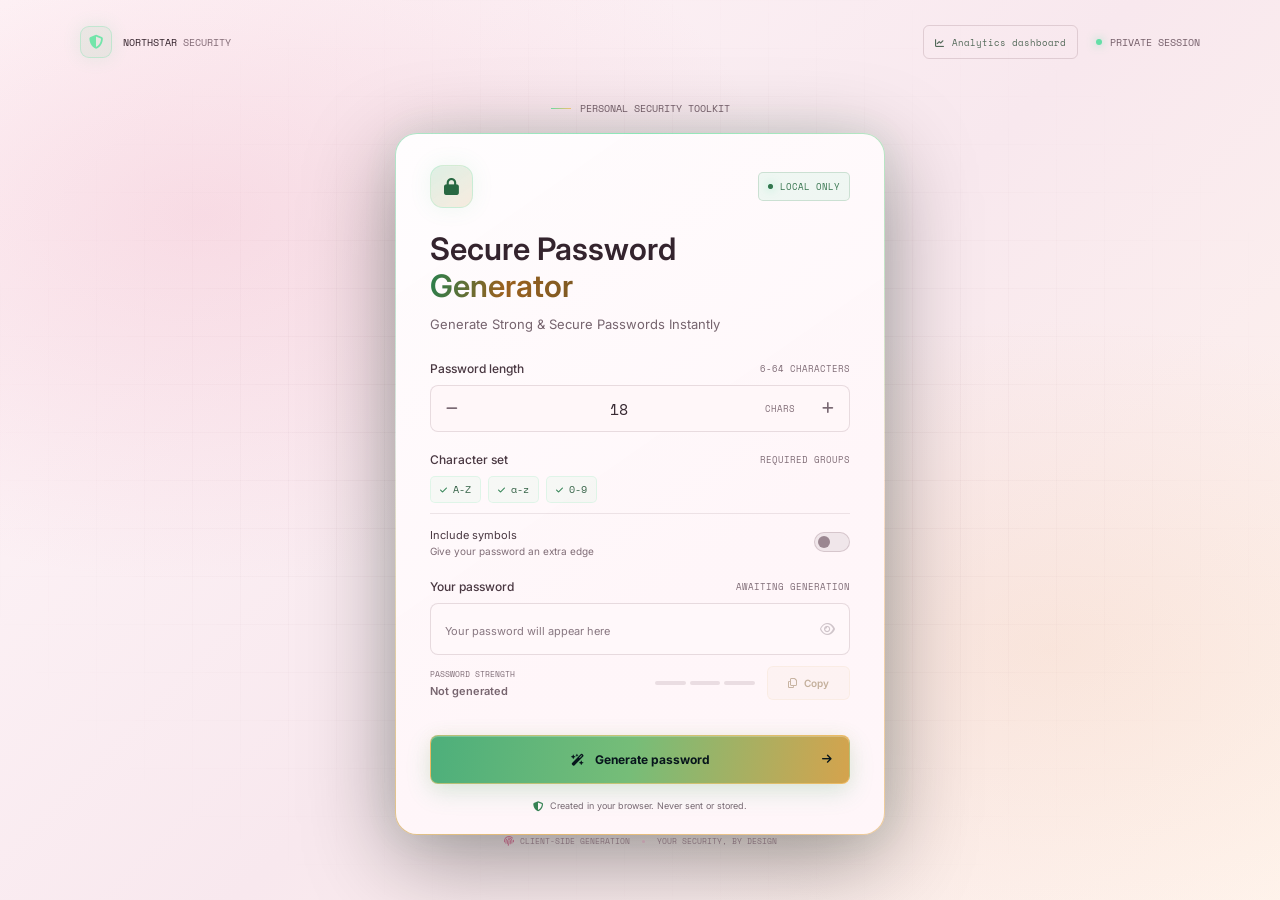
<file: password-generator/index.html>
<!doctype html>
<html lang="en">
  <head>
    <meta charset="utf-8">
    <meta name="viewport" content="width=device-width, initial-scale=1">
    <meta name="theme-color" content="#fff1f5">
    <meta name="description" content="Generate strong passwords locally with the Secure Password Generator.">
    <title>Secure Password Generator</title>
    <link rel="preconnect" href="https://fonts.googleapis.com">
    <link rel="preconnect" href="https://fonts.gstatic.com" crossorigin>
    <link href="https://fonts.googleapis.com/css2?family=Inter:wght@400;500;600;700&family=Space+Mono:wght@400;700&display=swap" rel="stylesheet">
    <link rel="stylesheet" href="https://cdnjs.cloudflare.com/ajax/libs/font-awesome/6.7.2/css/all.min.css">
    <link rel="stylesheet" href="style.css">
    <script src="script.js" defer></script>
  </head>
  <body>
    <div class="ambient-grid" aria-hidden="true"></div>
    <div class="particle-field" id="particleField" aria-hidden="true"></div>

    <main class="app-shell">
      <header class="topbar">
        <a class="brand" href="#main" aria-label="Secure Password Generator home">
          <span class="brand-mark"><i class="fa-solid fa-shield-halved" aria-hidden="true"></i></span>
          <span class="brand-name">NORTHSTAR <span>SECURITY</span></span>
        </a>
        <div class="topbar-actions">
          <a class="dashboard-nav" href="dashboard.html">
            <i class="fa-solid fa-chart-line" aria-hidden="true"></i>
            <span>Analytics dashboard</span>
          </a>
          <div class="connection-status"><span class="status-pulse"></span> PRIVATE SESSION</div>
        </div>
      </header>

      <section class="main-content" id="main" aria-labelledby="page-title">
        <div class="intro-label"><span class="intro-line"></span> PERSONAL SECURITY TOOLKIT</div>

        <div class="card-frame">
          <section class="generator-card" aria-label="Password generator">
            <div class="card-topline">
              <div class="card-icon"><i class="fa-solid fa-lock" aria-hidden="true"></i></div>
              <span class="local-badge"><i class="fa-solid fa-circle" aria-hidden="true"></i> LOCAL ONLY</span>
            </div>

            <div class="heading-block">
              <h1 id="page-title">Secure Password<br><span>Generator</span></h1>
              <p>Generate Strong &amp; Secure Passwords Instantly</p>
            </div>

            <div class="form-section">
              <div class="section-heading">
                <label for="passwordLength">Password length</label>
                <span class="field-hint">6-64 CHARACTERS</span>
              </div>
              <div class="length-control">
                <button class="step-button" id="decreaseLength" type="button" aria-label="Decrease password length">
                  <i class="fa-solid fa-minus" aria-hidden="true"></i>
                </button>
                <input id="passwordLength" class="length-input" type="number" min="6" max="64" value="18" inputmode="numeric" aria-describedby="lengthError">
                <span class="length-unit">CHARS</span>
                <button class="step-button" id="increaseLength" type="button" aria-label="Increase password length">
                  <i class="fa-solid fa-plus" aria-hidden="true"></i>
                </button>
              </div>
              <p class="field-error" id="lengthError" role="alert" hidden>Choose a whole number between 6 and 64.</p>
            </div>

            <div class="form-section character-section">
              <div class="section-heading">
                <span>Character set</span>
                <span class="field-hint">REQUIRED GROUPS</span>
              </div>
              <div class="required-groups" aria-label="Required character groups">
                <span class="group-chip"><i class="fa-solid fa-check" aria-hidden="true"></i> A-Z</span>
                <span class="group-chip"><i class="fa-solid fa-check" aria-hidden="true"></i> a-z</span>
                <span class="group-chip"><i class="fa-solid fa-check" aria-hidden="true"></i> 0-9</span>
              </div>
              <label class="toggle-row" for="includeSymbols">
                <span class="toggle-copy"><span>Include symbols</span><small>Give your password an extra edge</small></span>
                <input class="toggle-input" id="includeSymbols" type="checkbox">
                <span class="toggle-track" aria-hidden="true"><span></span></span>
              </label>
            </div>

            <div class="form-section result-section">
              <div class="section-heading">
                <label for="passwordOutput">Your password</label>
                <span class="field-hint" id="resultState">AWAITING GENERATION</span>
              </div>
              <div class="password-output-shell">
                <input id="passwordOutput" class="password-output" type="text" placeholder="Your password will appear here" autocomplete="off" autocapitalize="off" spellcheck="false" readonly aria-label="Generated password">
                <button class="visibility-button" id="visibilityButton" type="button" aria-label="Hide password" title="Hide password" disabled>
                  <i class="fa-regular fa-eye" aria-hidden="true"></i>
                </button>
              </div>
              <div class="result-actions">
                <div class="strength-wrap" id="strengthWrap" data-strength="none">
                  <div class="strength-copy">
                    <span class="strength-caption">PASSWORD STRENGTH</span>
                    <span class="strength-label" id="strengthLabel">Not generated</span>
                  </div>
                  <div class="strength-meter" aria-hidden="true">
                    <span></span><span></span><span></span>
                  </div>
                </div>
                <button class="copy-button" id="copyButton" type="button" disabled>
                  <i class="fa-regular fa-copy" aria-hidden="true"></i><span>Copy</span>
                </button>
              </div>
              <p class="copy-feedback" id="copyFeedback" role="status" aria-live="polite"></p>
            </div>

            <button class="generate-button" id="generateButton" type="button">
              <span class="button-spinner" aria-hidden="true"></span>
              <i class="fa-solid fa-wand-magic-sparkles button-icon" aria-hidden="true"></i>
              <span class="button-label">Generate password</span>
              <i class="fa-solid fa-arrow-right button-arrow" aria-hidden="true"></i>
            </button>

            <div class="card-footnote">
              <i class="fa-solid fa-shield-halved" aria-hidden="true"></i>
              <span>Created in your browser. Never sent or stored.</span>
            </div>
          </section>
        </div>

        <footer class="page-footer">
          <span><i class="fa-solid fa-fingerprint" aria-hidden="true"></i> CLIENT-SIDE GENERATION</span>
          <span class="footer-divider"></span>
          <span>YOUR SECURITY, BY DESIGN</span>
        </footer>
      </section>
    </main>
  </body>
</html>
</file>
<file: password-generator/style.css>
/* Theme tokens and the full-page cybersecurity atmosphere. */
:root {
  color-scheme: dark;
  --ink: #f2f6fb;
  --muted: #8998aa;
  --dim: #586879;
  --panel: #101923;
  --panel-raised: #141f2c;
  --line: rgba(176, 204, 226, 0.12);
  --mint: #73e5aa;
  --amber: #ffcc75;
  --gold: #dba94f;
  --green: #63dfa7;
  --orange: #ffb86b;
  --red: #ff7185;
  --mono: "Space Mono", monospace;
  --sans: "Inter", sans-serif;
}

* {
  box-sizing: border-box;
}

html {
  min-width: 320px;
  min-height: 100%;
  background: #fff1f5;
}

body {
  position: relative;
  min-width: 320px;
  min-height: 100vh;
  margin: 0;
  overflow-x: hidden;
  background:
    radial-gradient(ellipse at 16% 24%, rgba(231, 137, 166, 0.22), transparent 38%),
    radial-gradient(ellipse at 82% 72%, rgba(238, 190, 148, 0.2), transparent 36%),
    linear-gradient(135deg, #fff8fa 0%, #f8e8ee 52%, #fff4ed 100%);
  color: var(--ink);
  font-family: var(--sans);
  -webkit-font-smoothing: antialiased;
}

body::before {
  position: fixed;
  z-index: 0;
  inset: 0;
  background-image:
    linear-gradient(rgba(112, 67, 83, 0.045) 1px, transparent 1px),
    linear-gradient(90deg, rgba(112, 67, 83, 0.045) 1px, transparent 1px);
  background-size: 48px 48px;
  content: "";
  mask-image: radial-gradient(ellipse at center, black 20%, transparent 78%);
  pointer-events: none;
}

.ambient-grid,
.particle-field {
  position: fixed;
  z-index: 0;
  inset: 0;
  overflow: hidden;
  pointer-events: none;
}

.particle {
  position: absolute;
  width: 2px;
  height: 2px;
  border-radius: 50%;
  background: var(--particle-color, var(--mint));
  box-shadow: 0 0 9px 1px var(--particle-color, var(--mint));
  opacity: 0;
  animation: particle-drift var(--drift-duration, 12s) ease-in-out var(--drift-delay, 0s) infinite;
}

@keyframes particle-drift {
  0%, 100% { opacity: 0; transform: translate3d(0, 10px, 0); }
  22%, 72% { opacity: 0.62; }
  50% { opacity: 0.25; transform: translate3d(7px, -26px, 0); }
}

/* Centered application shell and compact brand header. */
.app-shell {
  position: relative;
  z-index: 1;
  display: flex;
  min-height: 100vh;
  flex-direction: column;
  padding: 25px 38px 22px;
}

.topbar {
  display: flex;
  width: min(100%, 1120px);
  align-items: center;
  justify-content: space-between;
  margin: 0 auto;
}

.topbar-actions {
  display: flex;
  align-items: center;
  gap: 18px;
}

.dashboard-nav {
  display: inline-flex;
  min-height: 34px;
  align-items: center;
  gap: 8px;
  padding: 0 11px;
  border: 1px solid rgba(111, 72, 87, 0.18);
  border-radius: 6px;
  color: #526858;
  font-family: var(--mono);
  font-size: 9px;
  text-decoration: none;
  transition: border-color 160ms ease, background 160ms ease, color 160ms ease;
}

.dashboard-nav:hover {
  border-color: rgba(49, 130, 79, 0.38);
  background: rgba(49, 130, 79, 0.07);
  color: #287245;
}

.brand {
  display: inline-flex;
  align-items: center;
  gap: 11px;
  color: #34232c;
  text-decoration: none;
}

.brand-mark {
  display: grid;
  width: 32px;
  height: 32px;
  place-items: center;
  border: 1px solid rgba(115, 229, 170, 0.34);
  border-radius: 9px;
  background: rgba(82, 187, 119, 0.1);
  color: var(--mint);
  font-size: 14px;
  box-shadow: 0 0 18px rgba(85, 214, 149, 0.14);
}

.brand-name,
.connection-status,
.intro-label,
.local-badge,
.field-hint,
.length-unit,
.strength-caption,
.page-footer {
  font-family: var(--mono);
  font-size: 10px;
  font-weight: 400;
}

.brand-name {
  color: #34232c;
  letter-spacing: 0;
}

.brand-name span {
  color: #836b76;
}

.connection-status {
  display: inline-flex;
  align-items: center;
  gap: 8px;
  color: #755f6a;
}

.status-pulse,
.local-badge i {
  width: 6px;
  height: 6px;
  border-radius: 50%;
  background: var(--green);
  box-shadow: 0 0 10px rgba(99, 223, 167, 0.75);
}

.status-pulse {
  animation: status-pulse 2s ease-in-out infinite;
}

@keyframes status-pulse {
  50% { opacity: 0.45; box-shadow: 0 0 3px rgba(99, 223, 167, 0.4); }
}

.main-content {
  display: flex;
  width: 100%;
  flex: 1;
  flex-direction: column;
  align-items: center;
  justify-content: center;
  padding: 35px 0 24px;
}

.intro-label {
  display: flex;
  align-items: center;
  gap: 9px;
  margin-bottom: 17px;
  color: #755e69;
}

.intro-line {
  width: 20px;
  height: 1px;
  background: linear-gradient(90deg, var(--mint), var(--amber));
}

/* The animated gradient frame is kept separate from the readable card surface. */
@property --frame-angle {
  syntax: "<angle>";
  inherits: false;
  initial-value: 0deg;
}

.card-frame {
  width: min(100%, 490px);
  padding: 1px;
  border-radius: 22px;
  background: conic-gradient(from var(--frame-angle), rgba(115, 229, 170, 0.82), rgba(255, 204, 117, 0.2) 25%, rgba(219, 169, 79, 0.8) 54%, rgba(115, 229, 170, 0.2) 78%, rgba(115, 229, 170, 0.82));
  animation: frame-rotate 14s linear infinite;
  box-shadow: 0 24px 90px rgba(0, 0, 0, 0.38), 0 0 42px rgba(92, 200, 134, 0.1);
}

@keyframes frame-rotate {
  to { --frame-angle: 360deg; }
}

.generator-card {
  --ink: #392b34;
  --line: rgba(111, 72, 87, 0.16);
  color-scheme: light;
  padding: 31px 34px 23px;
  border-radius: 21px;
  background:
    linear-gradient(145deg, rgba(255, 253, 254, 0.98), rgba(255, 246, 249, 0.99) 62%),
    #fff9fb;
  backdrop-filter: blur(22px);
}

.card-topline,
.section-heading,
.result-actions,
.strength-wrap {
  display: flex;
  align-items: center;
  justify-content: space-between;
}

.card-icon {
  display: grid;
  width: 43px;
  height: 43px;
  place-items: center;
  border: 1px solid rgba(115, 229, 170, 0.24);
  border-radius: 13px;
  background: linear-gradient(145deg, rgba(69, 181, 112, 0.18), rgba(207, 151, 66, 0.16));
  color: #286842;
  font-size: 17px;
  box-shadow: inset 0 1px 0 rgba(255, 255, 255, 0.06), 0 0 22px rgba(82, 195, 126, 0.1);
}

.local-badge {
  display: inline-flex;
  align-items: center;
  gap: 7px;
  padding: 7px 9px;
  border: 1px solid rgba(72, 143, 97, 0.22);
  border-radius: 5px;
  background: rgba(99, 223, 167, 0.1);
  color: #36744e;
  font-size: 9px;
}

.local-badge i {
  width: 5px;
  height: 5px;
  font-size: 5px;
}

.heading-block {
  margin: 23px 0 26px;
}

h1 {
  margin: 0;
  color: #34242e;
  font-size: 31px;
  font-weight: 600;
  line-height: 1.19;
}

h1 span {
  color: transparent;
  background: linear-gradient(100deg, #287f4d 0%, #9a601e 52%, #7e5a23 100%);
  background-clip: text;
  -webkit-background-clip: text;
}

.heading-block p {
  margin: 10px 0 0;
  color: #76646e;
  font-size: 13px;
  line-height: 1.6;
}

.form-section {
  margin-top: 20px;
}

.section-heading {
  margin-bottom: 9px;
  color: #493741;
  font-size: 12px;
  font-weight: 500;
}

.field-hint {
  color: #806d77;
  font-size: 9px;
}

.length-control {
  display: flex;
  height: 47px;
  align-items: center;
  border: 1px solid var(--line);
  border-radius: 8px;
  background: rgba(255, 247, 249, 0.92);
  transition: border-color 180ms ease, box-shadow 180ms ease;
}

.length-control:focus-within {
  border-color: rgba(56, 139, 88, 0.58);
  box-shadow: 0 0 0 3px rgba(56, 139, 88, 0.09);
}

.step-button,
.visibility-button {
  display: grid;
  width: 42px;
  height: 100%;
  flex: 0 0 auto;
  place-items: center;
  border: 0;
  background: transparent;
  color: #796873;
  cursor: pointer;
  transition: color 160ms ease, background 160ms ease;
}

.step-button:first-child {
  border-radius: 7px 0 0 7px;
}

.step-button:last-child {
  border-radius: 0 7px 7px 0;
}

.step-button:hover:not(:disabled),
.visibility-button:hover:not(:disabled) {
  background: rgba(74, 151, 99, 0.1);
  color: #267248;
}

.step-button:disabled,
.visibility-button:disabled {
  cursor: not-allowed;
  opacity: 0.35;
}

.length-input {
  width: 100%;
  min-width: 0;
  height: 100%;
  border: 0;
  outline: 0;
  background: transparent;
  color: var(--ink);
  font-family: var(--mono);
  font-size: 15px;
  text-align: center;
  appearance: textfield;
}

.length-input::-webkit-inner-spin-button,
.length-input::-webkit-outer-spin-button {
  margin: 0;
  appearance: none;
}

.length-unit {
  padding-right: 12px;
  color: #826e78;
  font-size: 9px;
}

.field-error {
  margin: 7px 0 0;
  color: var(--red);
  font-size: 11px;
}

.required-groups {
  display: flex;
  flex-wrap: wrap;
  gap: 7px;
}

.group-chip {
  display: inline-flex;
  min-height: 27px;
  align-items: center;
  gap: 6px;
  padding: 0 9px;
  border: 1px solid rgba(115, 229, 170, 0.18);
  border-radius: 5px;
  background: rgba(115, 229, 170, 0.065);
  color: #315f43;
  font-family: var(--mono);
  font-size: 10px;
}

.group-chip i {
  color: #328354;
  font-size: 8px;
}

.toggle-row {
  display: flex;
  min-height: 48px;
  align-items: center;
  justify-content: space-between;
  margin-top: 10px;
  padding-top: 9px;
  border-top: 1px solid rgba(111, 72, 87, 0.12);
  cursor: pointer;
}

.toggle-copy {
  display: grid;
  gap: 3px;
  color: #493741;
  font-size: 11px;
}

.toggle-copy small {
  color: #806d77;
  font-size: 10px;
}

.toggle-input {
  position: absolute;
  width: 1px;
  height: 1px;
  overflow: hidden;
  clip: rect(0, 0, 0, 0);
  white-space: nowrap;
  clip-path: inset(50%);
}

.toggle-track {
  display: flex;
  width: 36px;
  height: 20px;
  align-items: center;
  padding: 3px;
  border: 1px solid rgba(111, 72, 87, 0.2);
  border-radius: 12px;
  background: #f0e6ea;
  transition: border-color 180ms ease, background 180ms ease;
}

.toggle-track span {
  width: 12px;
  height: 12px;
  border-radius: 50%;
  background: #9b8791;
  transition: transform 180ms ease, background 180ms ease, box-shadow 180ms ease;
}

.toggle-input:checked + .toggle-track {
  border-color: rgba(115, 229, 170, 0.58);
  background: rgba(68, 168, 101, 0.27);
}

.toggle-input:checked + .toggle-track span {
  background: #287d4c;
  box-shadow: 0 0 9px rgba(40, 125, 76, 0.42);
  transform: translateX(15px);
}

.toggle-input:focus-visible + .toggle-track {
  outline: 2px solid #a76b20;
  outline-offset: 3px;
}

.result-section {
  margin-top: 18px;
}

.password-output-shell {
  display: flex;
  min-height: 52px;
  align-items: center;
  border: 1px solid rgba(111, 72, 87, 0.17);
  border-radius: 8px;
  background: rgba(255, 248, 250, 0.96);
  transition: border-color 180ms ease, box-shadow 180ms ease;
}

.password-output-shell:focus-within {
  border-color: rgba(178, 119, 41, 0.54);
  box-shadow: 0 0 0 3px rgba(178, 119, 41, 0.09);
}

.password-output {
  width: 100%;
  min-width: 0;
  height: 50px;
  padding: 0 14px;
  border: 0;
  outline: 0;
  background: transparent;
  color: #2d6442;
  font-family: var(--mono);
  font-size: 14px;
  letter-spacing: 0;
  text-overflow: ellipsis;
}

.password-output::placeholder {
  color: #887781;
  font-family: var(--sans);
  font-size: 11px;
  letter-spacing: 0;
}

.password-output.is-updated {
  animation: password-reveal 420ms ease both;
}

@keyframes password-reveal {
  from { opacity: 0.2; transform: translateY(4px); }
  to { opacity: 1; transform: translateY(0); }
}

.visibility-button {
  width: 43px;
  height: 42px;
  border-radius: 6px;
}

.result-actions {
  gap: 12px;
  margin-top: 11px;
}

.strength-wrap {
  min-width: 0;
  flex: 1;
  gap: 12px;
}

.strength-copy {
  display: grid;
  min-width: 88px;
  gap: 4px;
}

.strength-caption {
  color: #806e78;
  font-size: 8px;
}

.strength-label {
  color: #77656f;
  font-size: 11px;
  font-weight: 600;
}

.strength-meter {
  display: flex;
  width: min(100%, 100px);
  gap: 4px;
}

.strength-meter span {
  height: 4px;
  flex: 1;
  border-radius: 3px;
  background: #eadde2;
  transition: background 220ms ease, box-shadow 220ms ease;
}

.strength-wrap[data-strength="weak"] .strength-label { color: #b8324a; }
.strength-wrap[data-strength="weak"] .strength-meter span:nth-child(1) { background: #cf445d; box-shadow: 0 0 8px rgba(207, 68, 93, 0.24); }
.strength-wrap[data-strength="medium"] .strength-label { color: #96520d; }
.strength-wrap[data-strength="medium"] .strength-meter span:nth-child(-n+2) { background: #b96312; box-shadow: 0 0 8px rgba(185, 99, 18, 0.22); }
.strength-wrap[data-strength="strong"] .strength-label { color: #177448; }
.strength-wrap[data-strength="strong"] .strength-meter span { background: #278354; box-shadow: 0 0 8px rgba(39, 131, 84, 0.22); }

.copy-button {
  display: inline-flex;
  min-width: 83px;
  height: 34px;
  align-items: center;
  justify-content: center;
  gap: 7px;
  border: 1px solid rgba(220, 174, 91, 0.24);
  border-radius: 6px;
  background: rgba(195, 140, 55, 0.08);
  color: #75501d;
  font-family: var(--sans);
  font-size: 10px;
  font-weight: 600;
  cursor: pointer;
  transition: border-color 180ms ease, background 180ms ease, color 180ms ease, transform 180ms ease;
}

.copy-button:not(:disabled):hover {
  transform: translateY(-1px);
  border-color: rgba(255, 204, 117, 0.52);
  background: rgba(255, 204, 117, 0.1);
  color: #8e5c16;
}

.copy-button:disabled {
  cursor: not-allowed;
  opacity: 0.42;
}

.copy-feedback {
  min-height: 15px;
  margin: 5px 0 0;
  color: #247648;
  font-size: 10px;
}

.copy-feedback.is-error {
  color: #96520d;
}

/* Primary action, loading state, and local-generation reassurance. */
.generate-button {
  position: relative;
  display: flex;
  width: 100%;
  height: 49px;
  align-items: center;
  justify-content: center;
  gap: 10px;
  margin-top: 15px;
  overflow: hidden;
  border: 1px solid rgba(255, 204, 117, 0.58);
  border-radius: 8px;
  background: linear-gradient(100deg, #4daf7b 0%, #76bd78 48%, #d5a34d 100%);
  color: #07151c;
  font-family: var(--sans);
  font-size: 12px;
  font-weight: 700;
  cursor: pointer;
  box-shadow: 0 8px 25px rgba(64, 179, 118, 0.2), 0 0 16px rgba(229, 174, 83, 0.08), inset 0 1px 0 rgba(255, 255, 255, 0.25);
  transition: transform 180ms ease, filter 180ms ease, box-shadow 180ms ease;
}

.generate-button::before {
  position: absolute;
  top: 0;
  left: -75%;
  width: 52%;
  height: 100%;
  background: linear-gradient(100deg, transparent, rgba(255, 255, 255, 0.24), transparent);
  content: "";
  transform: skewX(-20deg);
  transition: left 480ms ease;
}

.generate-button:hover:not(:disabled) {
  filter: brightness(1.09);
  transform: translateY(-2px);
  box-shadow: 0 11px 33px rgba(64, 179, 118, 0.28), 0 0 22px rgba(229, 174, 83, 0.18);
}

.generate-button:hover:not(:disabled)::before {
  left: 125%;
}

.generate-button:active:not(:disabled) {
  transform: translateY(0);
}

.generate-button:disabled {
  cursor: progress;
  filter: saturate(0.72);
}

.button-icon,
.button-arrow,
.button-label,
.button-spinner {
  position: relative;
  z-index: 1;
}

.button-arrow {
  position: absolute;
  right: 17px;
  font-size: 11px;
  transition: transform 180ms ease;
}

.generate-button:hover:not(:disabled) .button-arrow {
  transform: translateX(3px);
}

.button-spinner {
  display: none;
  width: 13px;
  height: 13px;
  border: 2px solid rgba(7, 21, 28, 0.25);
  border-top-color: #07151c;
  border-radius: 50%;
  animation: spin 650ms linear infinite;
}

.generate-button.is-loading .button-spinner { display: block; }
.generate-button.is-loading .button-icon,
.generate-button.is-loading .button-arrow { display: none; }

@keyframes spin {
  to { transform: rotate(360deg); }
}

.card-footnote {
  display: flex;
  align-items: center;
  justify-content: center;
  gap: 7px;
  margin-top: 16px;
  color: #796873;
  font-size: 9px;
}

.card-footnote i {
  color: #368153;
  font-size: 10px;
}

.page-footer {
  display: flex;
  align-items: center;
  justify-content: center;
  gap: 12px;
  color: #806c75;
  font-size: 8px;
}

.page-footer span:first-child {
  display: inline-flex;
  align-items: center;
  gap: 6px;
}

.page-footer i {
  color: #a85f78;
  font-size: 10px;
}

.footer-divider {
  width: 3px;
  height: 3px;
  border-radius: 50%;
  background: #bd9ca9;
}

button:focus-visible,
a:focus-visible {
  outline: 2px solid var(--mint);
  outline-offset: 3px;
}

/* Small-screen spacing and reduced-motion support. */
@media (max-width: 600px) {
  .app-shell {
    padding: 18px 18px 17px;
  }

  .main-content {
    padding: 42px 0 22px;
  }

  .generator-card {
    padding: 27px 23px 20px;
  }

  h1 {
    font-size: 28px;
  }

  .topbar-actions {
    gap: 9px;
  }

  .topbar-actions .connection-status {
    display: none;
  }
}

@media (max-width: 380px) {
  .app-shell {
    padding-right: 13px;
    padding-left: 13px;
  }

  .generator-card {
    padding-right: 18px;
    padding-left: 18px;
  }

  .connection-status {
    font-size: 8px;
  }

  .strength-meter {
    width: 68px;
  }
}

@media (prefers-reduced-motion: reduce) {
  *,
  *::before,
  *::after {
    scroll-behavior: auto !important;
    animation-duration: 0.01ms !important;
    animation-iteration-count: 1 !important;
    transition-duration: 0.01ms !important;
  }
}

/* Dark analytics dashboard theme; all selectors stay page-scoped. */
body.dashboard-page {
  min-height: 100vh;
  background: linear-gradient(125deg, #080d14 0%, #0c1420 48%, #11101d 100%);
  background-size: 200% 200%;
  color: #edf4fb;
  animation: dashboard-backdrop-shift 22s ease-in-out infinite alternate;
}

body.dashboard-page::before {
  background-image:
    linear-gradient(rgba(152, 181, 210, 0.035) 1px, transparent 1px),
    linear-gradient(90deg, rgba(152, 181, 210, 0.035) 1px, transparent 1px);
  mask-image: radial-gradient(ellipse at 50% 38%, black 10%, transparent 82%);
}

@keyframes dashboard-backdrop-shift {
  from { background-position: 0% 45%; }
  to { background-position: 100% 55%; }
}

.dashboard-shell {
  position: relative;
  z-index: 1;
  width: min(100%, 1320px);
  margin: 0 auto;
  padding: 26px 38px 34px;
}

.dashboard-topbar,
.dashboard-brand,
.dashboard-nav-group,
.dashboard-actions,
.dashboard-heading-row,
.chart-panel-heading {
  display: flex;
  align-items: center;
}

.dashboard-topbar {
  min-height: 42px;
  justify-content: space-between;
  padding-bottom: 23px;
  border-bottom: 1px solid rgba(176, 204, 226, 0.1);
}

.dashboard-brand {
  gap: 11px;
  color: #eaf2f8;
  text-decoration: none;
}

.dashboard-brand-icon {
  display: grid;
  width: 32px;
  height: 32px;
  place-items: center;
  border: 1px solid rgba(99, 230, 226, 0.28);
  border-radius: 8px;
  background: rgba(99, 230, 226, 0.08);
  color: #73e5db;
  font-size: 13px;
}

.dashboard-brand-name {
  font-family: var(--mono);
  font-size: 10px;
}

.dashboard-brand-name span {
  color: #8092a5;
}

.dashboard-nav-group {
  gap: 8px;
}

.dashboard-nav-link {
  display: inline-flex;
  min-height: 34px;
  align-items: center;
  gap: 8px;
  padding: 0 11px;
  border: 1px solid transparent;
  border-radius: 6px;
  color: #94a5b7;
  font-size: 11px;
  text-decoration: none;
  transition: color 160ms ease, background 160ms ease, border-color 160ms ease;
}

.dashboard-nav-link:hover,
.dashboard-nav-link.is-active {
  border-color: rgba(99, 230, 226, 0.18);
  background: rgba(99, 230, 226, 0.07);
  color: #8ce3e2;
}

.dashboard-nav-link.is-active {
  cursor: default;
}

.dashboard-main {
  padding-top: 35px;
}

.dashboard-heading-row {
  justify-content: space-between;
  gap: 24px;
  margin-bottom: 25px;
}

.dashboard-eyebrow {
  display: inline-flex;
  align-items: center;
  gap: 8px;
  margin-bottom: 10px;
  color: #7f92a7;
  font-family: var(--mono);
  font-size: 9px;
}

.dashboard-eyebrow i {
  color: #74d9db;
}

.dashboard-title {
  margin: 0;
  color: #f1f6fa;
  font-size: 29px;
  font-weight: 600;
  line-height: 1.2;
}

.dashboard-subtitle {
  margin: 8px 0 0;
  color: #92a1b1;
  font-size: 12px;
}

.dashboard-actions {
  flex: 0 0 auto;
  gap: 9px;
}

.dashboard-button {
  display: inline-flex;
  min-height: 37px;
  align-items: center;
  justify-content: center;
  gap: 8px;
  padding: 0 12px;
  border: 1px solid rgba(163, 188, 211, 0.16);
  border-radius: 6px;
  background: rgba(153, 177, 200, 0.055);
  color: #c1cfdb;
  font-family: var(--sans);
  font-size: 10px;
  font-weight: 600;
  cursor: pointer;
  transition: transform 160ms ease, border-color 160ms ease, background 160ms ease, color 160ms ease;
}

.dashboard-button:hover:not(:disabled) {
  transform: translateY(-1px);
  border-color: rgba(99, 230, 226, 0.38);
  background: rgba(99, 230, 226, 0.09);
  color: #8ce3e2;
}

.dashboard-button--primary {
  border-color: rgba(99, 230, 226, 0.3);
  background: linear-gradient(110deg, rgba(45, 152, 161, 0.2), rgba(110, 92, 184, 0.18));
  color: #a9e9e7;
}

.dashboard-button--danger:hover:not(:disabled) {
  border-color: rgba(255, 113, 133, 0.4);
  background: rgba(255, 113, 133, 0.09);
  color: #ff9cae;
}

.dashboard-button:disabled {
  cursor: not-allowed;
  opacity: 0.42;
}

.dashboard-button:focus-visible,
.dashboard-nav-link:focus-visible {
  outline: 2px solid #73e5db;
  outline-offset: 3px;
}

.stats-grid {
  display: grid;
  grid-template-columns: repeat(5, minmax(0, 1fr));
  gap: 12px;
  margin-bottom: 14px;
}

.stat-card {
  position: relative;
  min-height: 126px;
  overflow: hidden;
  padding: 17px 17px 15px;
  border: 1px solid rgba(165, 190, 214, 0.11);
  border-radius: 8px;
  background: linear-gradient(145deg, rgba(21, 31, 44, 0.86), rgba(13, 21, 32, 0.94));
  box-shadow: 0 11px 28px rgba(0, 0, 0, 0.12), inset 0 1px 0 rgba(255, 255, 255, 0.025);
  animation: dashboard-enter 480ms ease both;
}

.stat-card:nth-child(2) { animation-delay: 45ms; }
.stat-card:nth-child(3) { animation-delay: 90ms; }
.stat-card:nth-child(4) { animation-delay: 135ms; }
.stat-card:nth-child(5) { animation-delay: 180ms; }

@keyframes dashboard-enter {
  from { opacity: 0; transform: translateY(8px); }
  to { opacity: 1; transform: translateY(0); }
}

.stat-card::after {
  position: absolute;
  right: -24px;
  bottom: -40px;
  width: 100px;
  height: 100px;
  border-radius: 50%;
  background: var(--stat-glow, rgba(99, 230, 226, 0.08));
  content: "";
  filter: blur(28px);
  pointer-events: none;
}

.stat-topline {
  display: flex;
  align-items: center;
  justify-content: space-between;
}

.stat-label {
  color: #95a6b7;
  font-size: 10px;
  font-weight: 500;
}

.stat-icon {
  display: grid;
  width: 29px;
  height: 29px;
  place-items: center;
  border: 1px solid var(--stat-border, rgba(99, 230, 226, 0.18));
  border-radius: 7px;
  background: var(--stat-bg, rgba(99, 230, 226, 0.08));
  color: var(--stat-color, #77e2df);
  font-size: 11px;
}

.stat-value {
  display: block;
  margin-top: 12px;
  color: #f0f5f9;
  font-family: var(--mono);
  font-size: 25px;
  line-height: 1.1;
}

.stat-detail {
  display: block;
  margin-top: 6px;
  color: #6f8194;
  font-size: 9px;
}

.stat-card--total {
  --stat-glow: rgba(99, 230, 226, 0.12);
}

.stat-card--strong {
  --stat-color: #72dfa3;
  --stat-bg: rgba(99, 223, 167, 0.08);
  --stat-border: rgba(99, 223, 167, 0.18);
  --stat-glow: rgba(99, 223, 167, 0.11);
}

.stat-card--medium {
  --stat-color: #ffc071;
  --stat-bg: rgba(255, 184, 107, 0.08);
  --stat-border: rgba(255, 184, 107, 0.18);
  --stat-glow: rgba(255, 184, 107, 0.1);
}

.stat-card--weak {
  --stat-color: #ff8495;
  --stat-bg: rgba(255, 113, 133, 0.08);
  --stat-border: rgba(255, 113, 133, 0.18);
  --stat-glow: rgba(255, 113, 133, 0.1);
}

.stat-card--average {
  --stat-color: #b9a2ff;
  --stat-bg: rgba(162, 137, 255, 0.08);
  --stat-border: rgba(162, 137, 255, 0.18);
  --stat-glow: rgba(162, 137, 255, 0.1);
}

.dashboard-alert,
.empty-state {
  display: flex;
  align-items: center;
  gap: 10px;
  padding: 13px 15px;
  border: 1px solid rgba(99, 230, 226, 0.14);
  border-radius: 7px;
  background: rgba(99, 230, 226, 0.045);
  color: #a9c2d2;
  font-size: 11px;
}

.dashboard-alert[hidden],
.empty-state[hidden] {
  display: none;
}

.dashboard-alert {
  margin: 0 0 14px;
  border-color: rgba(255, 184, 107, 0.2);
  background: rgba(255, 184, 107, 0.06);
  color: #f0c993;
}

.empty-state {
  margin: 0 0 14px;
  border-color: rgba(162, 137, 255, 0.18);
  background: rgba(162, 137, 255, 0.055);
}

.empty-state i { color: #b49cff; }

.chart-grid {
  display: grid;
  grid-template-columns: repeat(2, minmax(0, 1fr));
  gap: 14px;
}

.chart-panel {
  min-width: 0;
  padding: 18px 19px 15px;
  border: 1px solid rgba(165, 190, 214, 0.11);
  border-radius: 8px;
  background: linear-gradient(145deg, rgba(19, 29, 42, 0.88), rgba(13, 20, 31, 0.95));
  box-shadow: 0 12px 32px rgba(0, 0, 0, 0.13), inset 0 1px 0 rgba(255, 255, 255, 0.025);
  transition: border-color 180ms ease, transform 180ms ease;
}

.chart-panel:hover {
  transform: translateY(-2px);
  border-color: rgba(99, 230, 226, 0.2);
}

.chart-panel--wide {
  grid-column: 1 / -1;
}

.chart-panel-heading {
  min-height: 37px;
  justify-content: space-between;
  gap: 14px;
  margin-bottom: 9px;
}

.chart-title {
  margin: 0;
  color: #e6edf4;
  font-size: 12px;
  font-weight: 600;
}

.chart-subtitle {
  margin: 4px 0 0;
  color: #77899c;
  font-size: 9px;
}

.chart-index {
  flex: 0 0 auto;
  color: #586d81;
  font-family: var(--mono);
  font-size: 9px;
}

.chart-stage {
  position: relative;
  height: 255px;
}

.chart-panel--wide .chart-stage {
  height: 280px;
}

.dashboard-footer {
  display: flex;
  justify-content: space-between;
  gap: 12px;
  margin-top: 18px;
  color: #6d8092;
  font-family: var(--mono);
  font-size: 8px;
}

.dashboard-footer span:first-child {
  display: inline-flex;
  align-items: center;
  gap: 7px;
}

.dashboard-footer i { color: #75d9d7; }

@media (max-width: 980px) {
  .dashboard-shell { padding-right: 26px; padding-left: 26px; }
  .stats-grid { grid-template-columns: repeat(3, minmax(0, 1fr)); }
}

@media (max-width: 680px) {
  .dashboard-shell { padding: 18px 16px 26px; }
  .dashboard-topbar { align-items: flex-start; padding-bottom: 17px; }
  .dashboard-brand-name { font-size: 9px; }
  .dashboard-nav-link { min-height: 32px; gap: 6px; padding: 0 8px; font-size: 9px; }
  .dashboard-main { padding-top: 25px; }
  .dashboard-heading-row { align-items: flex-start; flex-direction: column; gap: 17px; }
  .dashboard-title { font-size: 25px; }
  .dashboard-actions { width: 100%; }
  .dashboard-button { flex: 1; padding: 0 8px; font-size: 9px; }
  .stats-grid { grid-template-columns: repeat(2, minmax(0, 1fr)); gap: 9px; }
  .stat-card { min-height: 116px; padding: 14px; }
  .stat-value { font-size: 23px; }
  .chart-grid { grid-template-columns: minmax(0, 1fr); gap: 10px; }
  .chart-panel--wide { grid-column: auto; }
  .chart-panel { padding: 15px 14px 12px; }
  .chart-stage,
  .chart-panel--wide .chart-stage { height: 235px; }
  .dashboard-footer { flex-direction: column; }
}

@media (max-width: 380px) {
  .dashboard-shell { padding-right: 12px; padding-left: 12px; }
  .dashboard-brand { gap: 7px; }
  .dashboard-brand-icon { width: 29px; height: 29px; }
  .dashboard-brand-name { font-size: 8px; }
  .dashboard-nav-link { font-size: 8px; }
  .stat-label { font-size: 9px; }
  .stat-icon { width: 26px; height: 26px; }
}
</file>
